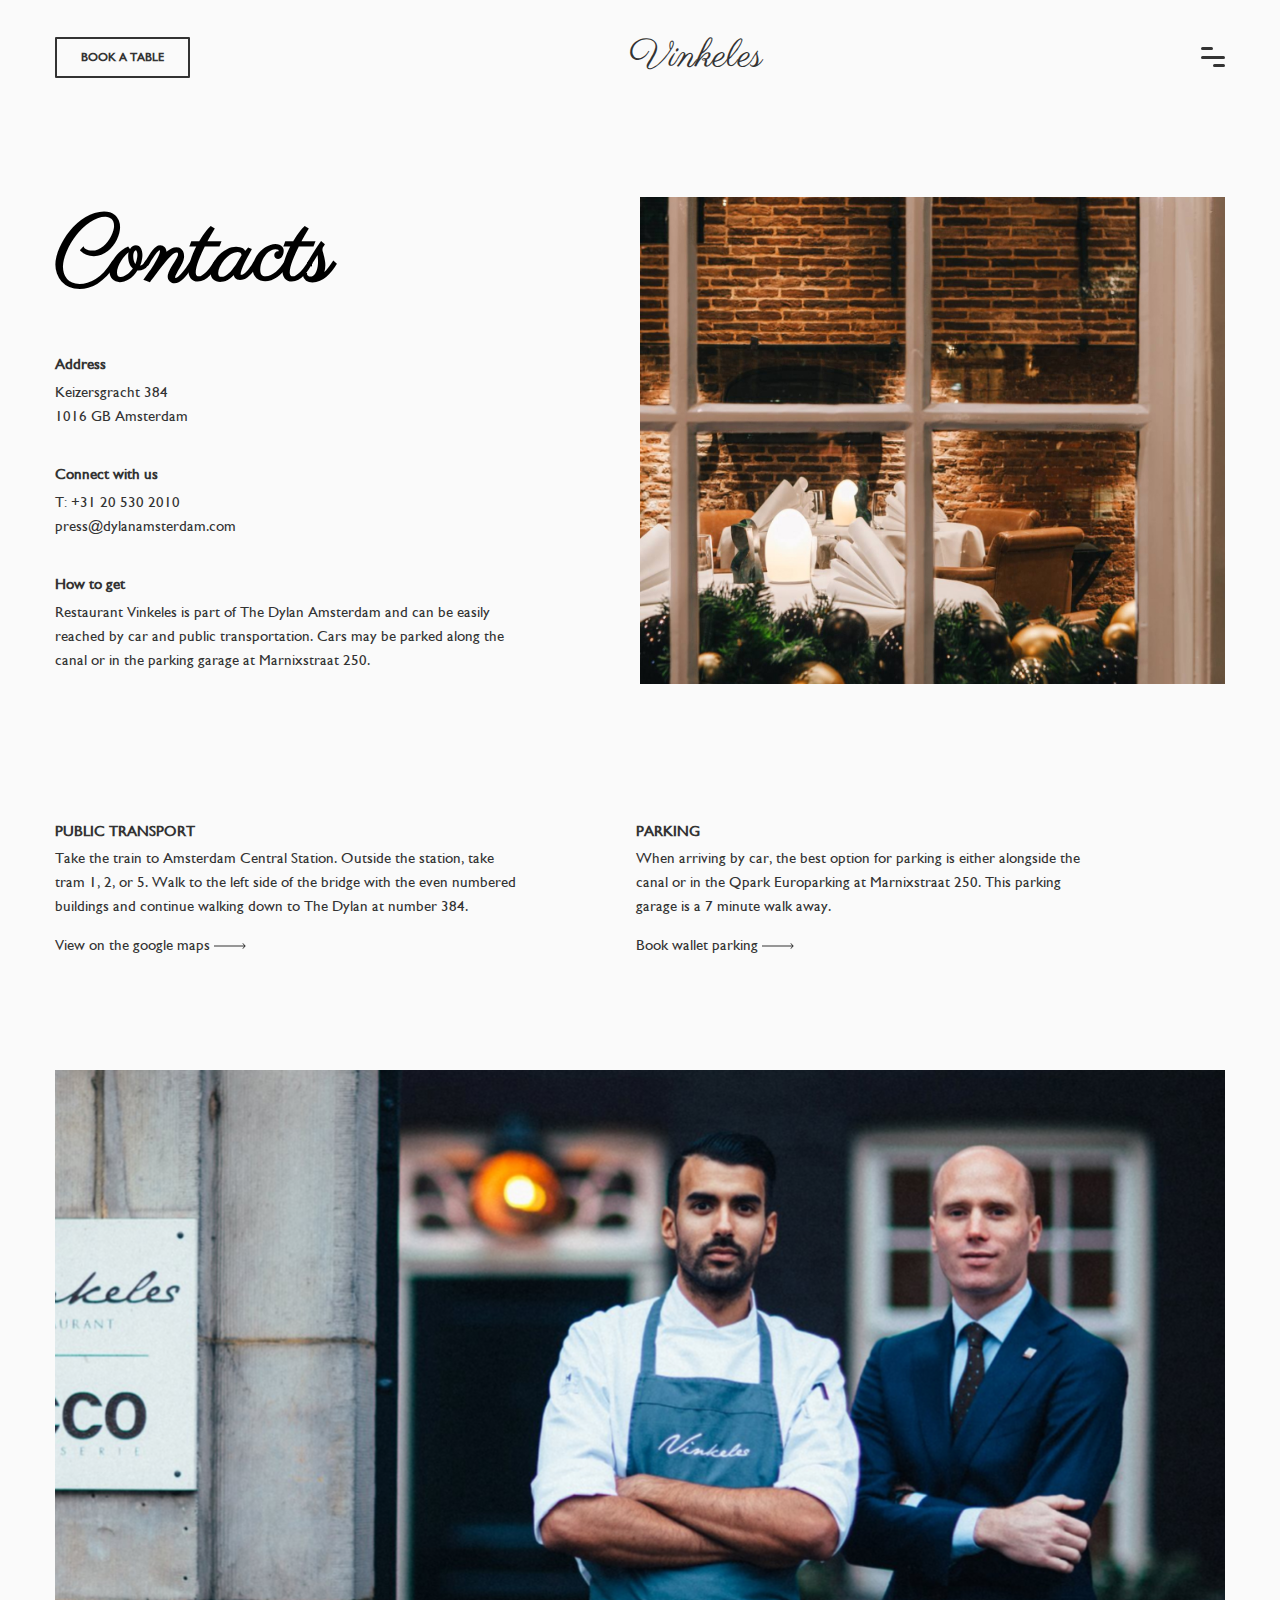
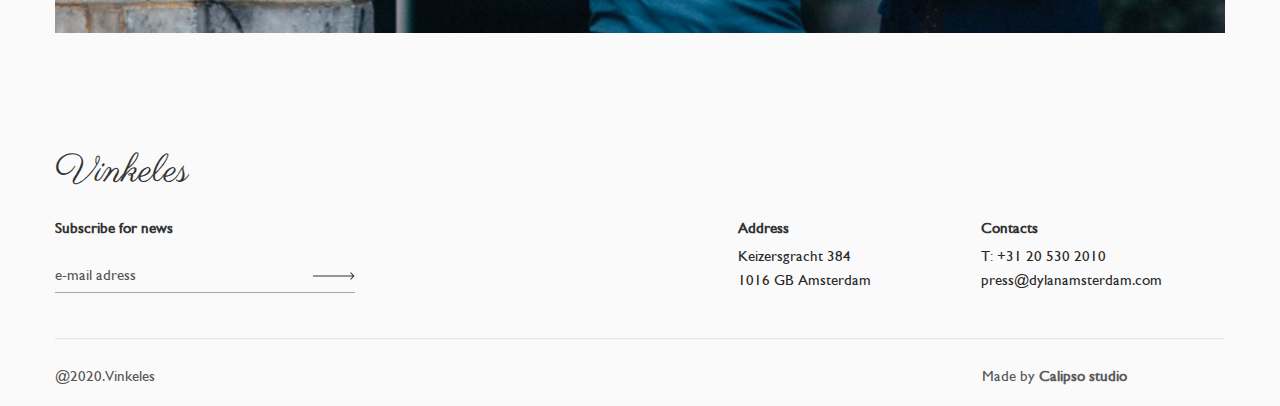
<file: contacts.html>
<!DOCTYPE html>
<html lang="en">

<head>
    <meta charset="UTF-8" />
    <meta name="viewport" content="width=device-width, initial-scale=1.0" />
    <title>Contacts</title>
    <link rel="stylesheet" href="css/main.css" />
    <link href="https://fonts.googleapis.com/css2?family=Parisienne&display=swap" rel="stylesheet" />
</head>

<body>
    <!-- Main -->
    <main class="main">
        <div class="main__inner">
            <div class="container">
                <nav class="main__nav" id="nav">
                    <a id="btn_modal_window" class="nav-link__btn--2" href="#">Book a table</a>
                    <a class="nav-link__logo nav-link__logo--2" href="index.html">Vinkeles</a>
                    <div id="menu-togle" class="wrapper-menu">
                        <div class="line-menu half start line-menu--2"></div>
                        <div class="line-menu line-menu--2"></div>
                        <div class="line-menu half end line-menu--2"></div>
                    </div>
                    <div class="cursor"></div>
                </nav>
            </div>
        </div>
        <!-- НАВИГАЦИЯ -->
        <div id="mobile-nav" class="mobile-nav">
            <ul class="mobile-nav__list">
                <li class="mobile-nav__item"><a href="menu.html" class="mobile-nav__link"><span>Menu</span></li>
                <li class="mobile-nav__item"><a href="restaurant.html"
                        class="mobile-nav__link"><span>Restaurant</span></a></li>
                <li class="mobile-nav__item"><a href="index.html" class="mobile-nav__link"><span>About</span></a></li>
                <li class="mobile-nav__item"><a href="#" class="mobile-nav__link"><span>Contacts</span></a>
                </li>
            </ul>
        </div>
        <!-- // НАВИГАЦИЯ -->
    </main>
    <!-- /.Main -->
    <section class="contacts">
        <div class="container">
            <div class="contacts__inner">
                <div class="contacts__col contacts__col--1">
                    <h1 class="contacts__header">Contacts</h1>
                    <div class="address">
                        <div class="address__title">Address</div>
                        <div class="address__text">Keizersgracht 384<br>
                            1016 GB Amsterdam</div>
                    </div>
                    <div class="address">
                        <div class="address__title">Connect with us</div>
                        <a class="address__text" href="tel:+79999999999">T: +31 20 530 2010</a><br>
                        <a class="address__text" href="mailto:ask@htmlbook.ru">press@dylanamsterdam.com</a>
                    </div>
                    <div class="address">
                        <div class="address__title">How to get</div>
                        <div class="address__text">Restaurant Vinkeles is part of The Dylan Amsterdam and can be
                            easily
                            reached by car and public transportation. Cars may be parked along the canal or in the
                            parking
                            garage at Marnixstraat 250.</div>
                    </div>
                </div>
                <div class="contacts__col contacts__col--2">
                    <img class="contacts__photo--1" src="./img/contacts_1.jpg" alt="contacts__photo">
                </div>
                <div class="transport__inner">
                    <div class="transport__col transport__col--1">
                        <div class="address__title">PUBLIC TRANSPORT</div>
                        <div class="address__text">Take the train to Amsterdam Central Station. Outside the station,
                            take tram 1, 2, or 5. Walk to the left side of the bridge with the even numbered buildings
                            and continue walking down to The Dylan at number 384.</div>
                        <a class="address__link" href="#">View on the google maps
                            <svg class="arrow" width="32" height="8" viewBox="0 0 42 8"
                                xmlns="http://www.w3.org/2000/svg">
                                <path
                                    d="M41.3536 4.35355C41.5488 4.15829 41.5488 3.84171 41.3536 3.64645L38.1716 0.464466C37.9763 0.269204 37.6597 0.269204 37.4645 0.464466C37.2692 0.659728 37.2692 0.976311 37.4645 1.17157L40.2929 4L37.4645 6.82843C37.2692 7.02369 37.2692 7.34027 37.4645 7.53553C37.6597 7.7308 37.9763 7.7308 38.1716 7.53553L41.3536 4.35355ZM0 4.5H41V3.5H0V4.5Z"
                                    fill="#333333" />
                            </svg>
                        </a>
                    </div>
                    <div class="transport__col transport__col--2">
                        <div class="address__title">PARKING</div>
                        <div class="address__text">When arriving by car, the best option for parking is either alongside
                            the canal or in the Qpark Europarking at Marnixstraat 250. This parking garage is a 7 minute
                            walk away.</div>
                        <div class="address__link">
                            <a class="address__link" href="#">Book wallet parking
                                <svg class="arrow" width="32" height="8" viewBox="0 0 42 8"
                                    xmlns="http://www.w3.org/2000/svg">
                                    <path
                                        d="M41.3536 4.35355C41.5488 4.15829 41.5488 3.84171 41.3536 3.64645L38.1716 0.464466C37.9763 0.269204 37.6597 0.269204 37.4645 0.464466C37.2692 0.659728 37.2692 0.976311 37.4645 1.17157L40.2929 4L37.4645 6.82843C37.2692 7.02369 37.2692 7.34027 37.4645 7.53553C37.6597 7.7308 37.9763 7.7308 38.1716 7.53553L41.3536 4.35355ZM0 4.5H41V3.5H0V4.5Z"
                                        fill="#333333" />
                                </svg></a>
                        </div>
                    </div>
                </div>
            </div>
    </section>
    <section class="contacts__bigphoto">
        <div class="container">
            <div class="contacts__bigphoto--img">
            </div>
        </div>
    </section>
    <section class="footer">
        <div class="container">
            <a class="footer__logo" href="index.html">Vinkeles</a>
            <div class="footer__inner">

                <div class="footer__col footer__col--1">
                    <div class="footer__news">
                        <a href="#">
                            <div class="footer__news--title">Subscribe for news</div>
                            <div class="footer__news--subtitle">
                                <div class="footer__news--link">e-mail adress</div>
                                <svg class="arrow" width="42" height="8" viewBox="0 0 42 8"
                                    xmlns="http://www.w3.org/2000/svg">
                                    <path
                                        d="M41.3536 4.35355C41.5488 4.15829 41.5488 3.84171 41.3536 3.64645L38.1716 0.464466C37.9763 0.269204 37.6597 0.269204 37.4645 0.464466C37.2692 0.659728 37.2692 0.976311 37.4645 1.17157L40.2929 4L37.4645 6.82843C37.2692 7.02369 37.2692 7.34027 37.4645 7.53553C37.6597 7.7308 37.9763 7.7308 38.1716 7.53553L41.3536 4.35355ZM0 4.5H41V3.5H0V4.5Z"
                                        fill="#333333" />
                                </svg>
                            </div>
                        </a>
                    </div>
                </div>
                <div class="footer__col footer__col--2">
                    <div class="footer__col subcol--1">
                        <div class="address">
                            <div class="address__title">Address</div>
                            <div class="address__subtitle">Keizersgracht 384<br>
                                1016 GB Amsterdam</div>
                        </div>
                    </div>
                    <div class="footer__col subcol--2">
                        <div class="footer__contacts">
                            <div class="footer__contacts--title">Contacts</div>
                            <a class="footer__contacts--number" href="tel:+79999999999">T: +31 20 530 2010</a>
                            <a class="footer__contacts--mail" href="mailto:ask@htmlbook.ru">press@dylanamsterdam.com</a>
                        </div>
                    </div>
                </div>
            </div>
        </div>
    </section>
    <section class="subfooter">
        <div class="container">
            <hr class="footerline">
            <div class="subfooter__inner">
                <div class="subfooter__col">
                    <div class="subfooter__privacy">@2020.Vinkeles</div>
                </div>
                <div class="subfooter__col">
                    <div class="subfooter__col--1">
                    </div>
                    <div class="subfooter__col--2">
                        <div class="subfooter__author">Made by <a class="author" href="#">Calipso studio</a>
                        </div>
                    </div>
                </div>
            </div>
        </div>
    </section>
    <!-- Book a table -->
    <div id="my_modal" class="modal">
        <div class="modal_content">
            <div class="close_modal_window">
                <svg version="1.1" id="Capa_1" xmlns="http://www.w3.org/2000/svg"
                    xmlns:xlink="http://www.w3.org/1999/xlink" x="0px" y="0px" viewBox="0 0 409.806 409.806" width=14px
                    style="enable-background:new 0 0 409.806 409.806;" xml:space="preserve">
                    <path d="M228.929,205.01L404.596,29.343c6.78-6.548,6.968-17.352,0.42-24.132c-6.548-6.78-17.352-6.968-24.132-0.42
                                c-0.142,0.137-0.282,0.277-0.42,0.42L204.796,180.878L29.129,5.21c-6.78-6.548-17.584-6.36-24.132,0.42
                                c-6.388,6.614-6.388,17.099,0,23.713L180.664,205.01L4.997,380.677c-6.663,6.664-6.663,17.468,0,24.132
                                c6.664,6.662,17.468,6.662,24.132,0l175.667-175.667l175.667,175.667c6.78,6.548,17.584,6.36,24.132-0.42
                                c6.387-6.614,6.387-17.099,0-23.712L228.929,205.01z" />
                </svg></div>
            <div class="modal__title">Reserve a table</div>
            <!-- <div class="modal__subtitle">Choose the date and the number of people for coming.</div> -->
            <form>
                <div class="form__group">
                    <input class="form__input" type="text" id="name" placeholder="Name">
                </div>
                <div class="form__group">
                    <input class="form__input" type="tel" id="tel" placeholder="Phone number">
                </div>
                <div class="form__special">
                    <div class="form__group form__group--2">
                        <input class="form__input" type="datetime" id="date" placeholder="Date">
                    </div>
                    <div class="form__group form__group--2">
                        <input class="form__input" type="number" id="people" placeholder="People">
                    </div>
                </div>
                <div class="form__group">
                    <textarea class="form__input" name="input-text" id="input-text"
                        placeholder="Wishes for the table"></textarea>
                </div>
                <div class="text-left">
                    <button class="btn btn__contact" type="submit">reserve</button>
                </div>
            </form>
        </div>
    </div><!-- /.contact -->
    </div><!-- /.modal__dialog -->
    </div><!-- /.modal -->
    <!-- /.Book a table -->

    <script>
        (function () {

            const link = document.querySelectorAll('a');
            const cursor = document.querySelector('.cursor');

            const animateit = function (e) {
                const span = this.querySelector('span');
                const {
                    offsetX: x,
                    offsetY: y
                } = e, {
                    offsetWidth: width,
                    offsetHeight: height
                } = this,

                move = 25,
                    xMove = x / width * (move * 2) - move,
                    yMove = y / height * (move * 2) - move;
            };

            const editCursor = e => {
                const {
                    clientX: x,
                    clientY: y
                } = e;
                cursor.style.left = x + 'px';
                cursor.style.top = y + 'px';
            };

            link.forEach(b => b.addEventListener('mousemove', animateit));
            link.forEach(b => b.addEventListener('mouseleave', animateit));
            window.addEventListener('mousemove', editCursor);

        })();
    </script>
    <script src="js/style.js"></script>
</body>

</html>
</file>
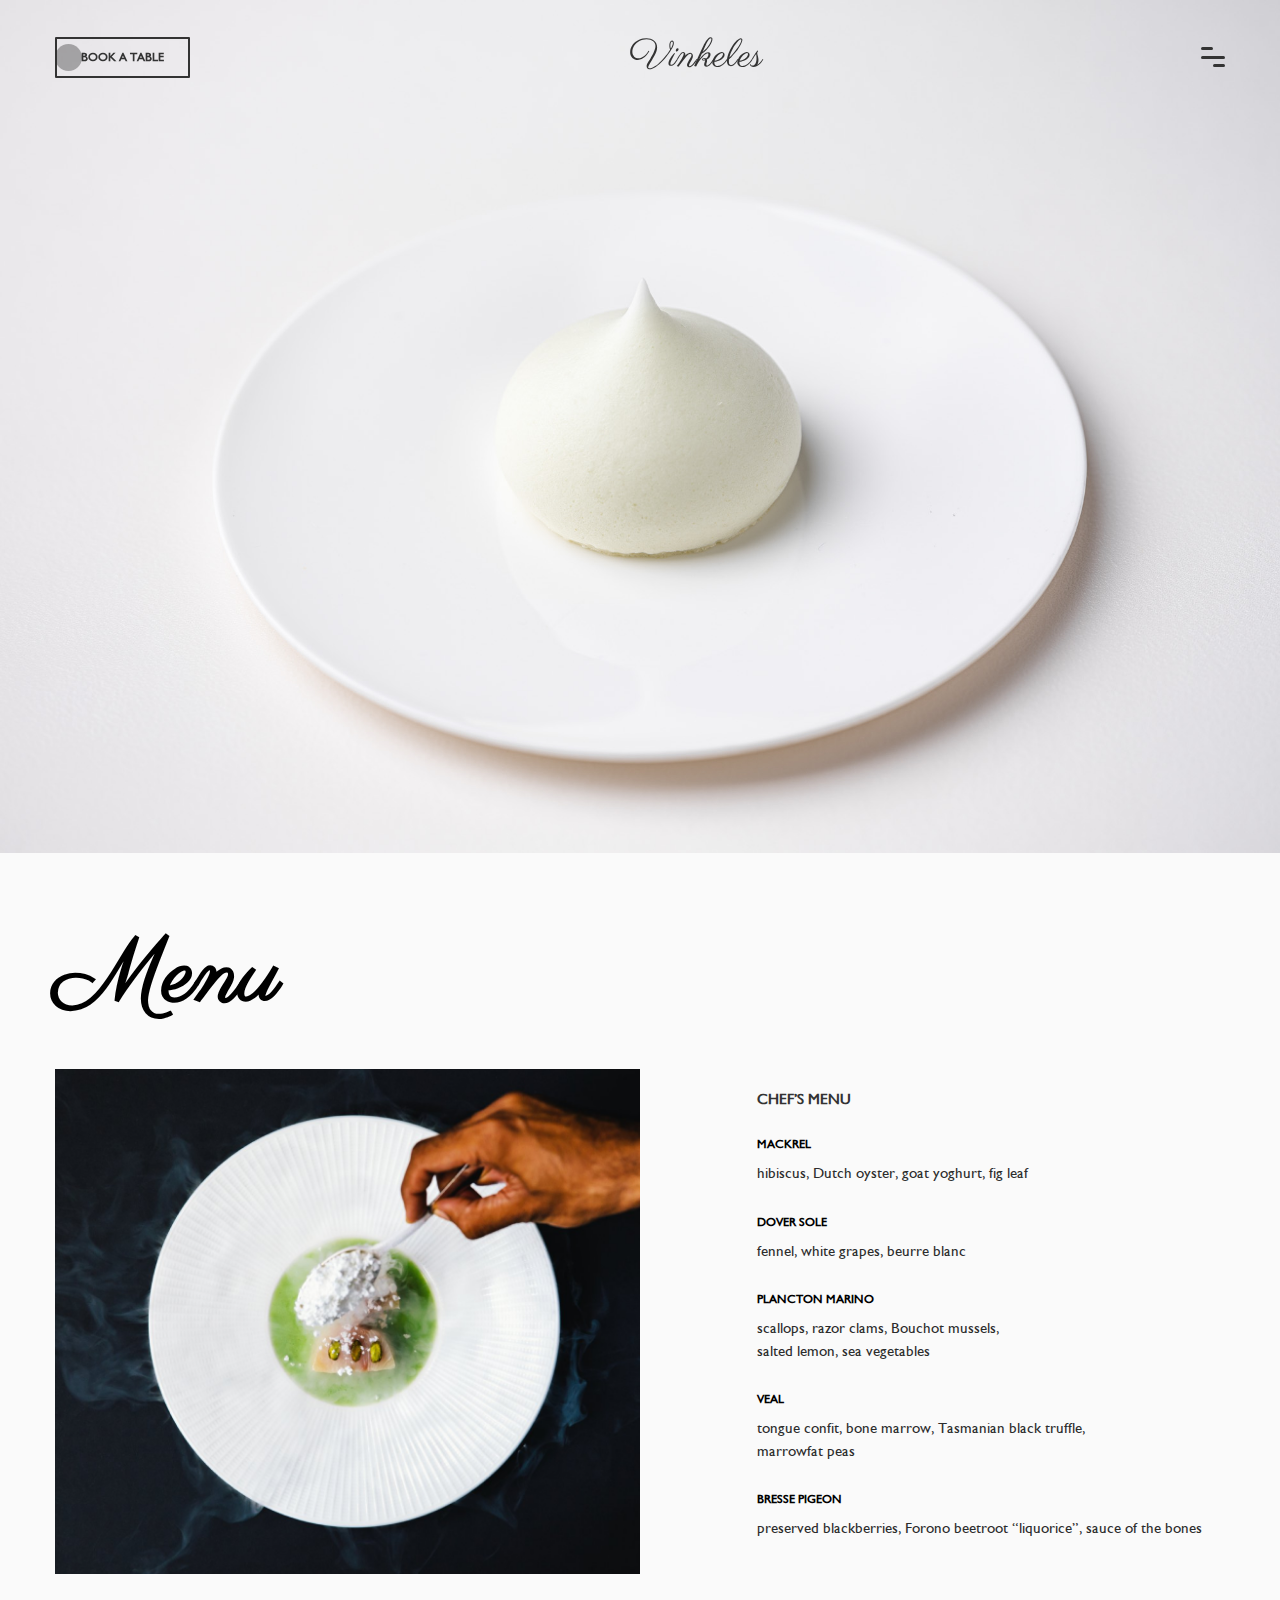
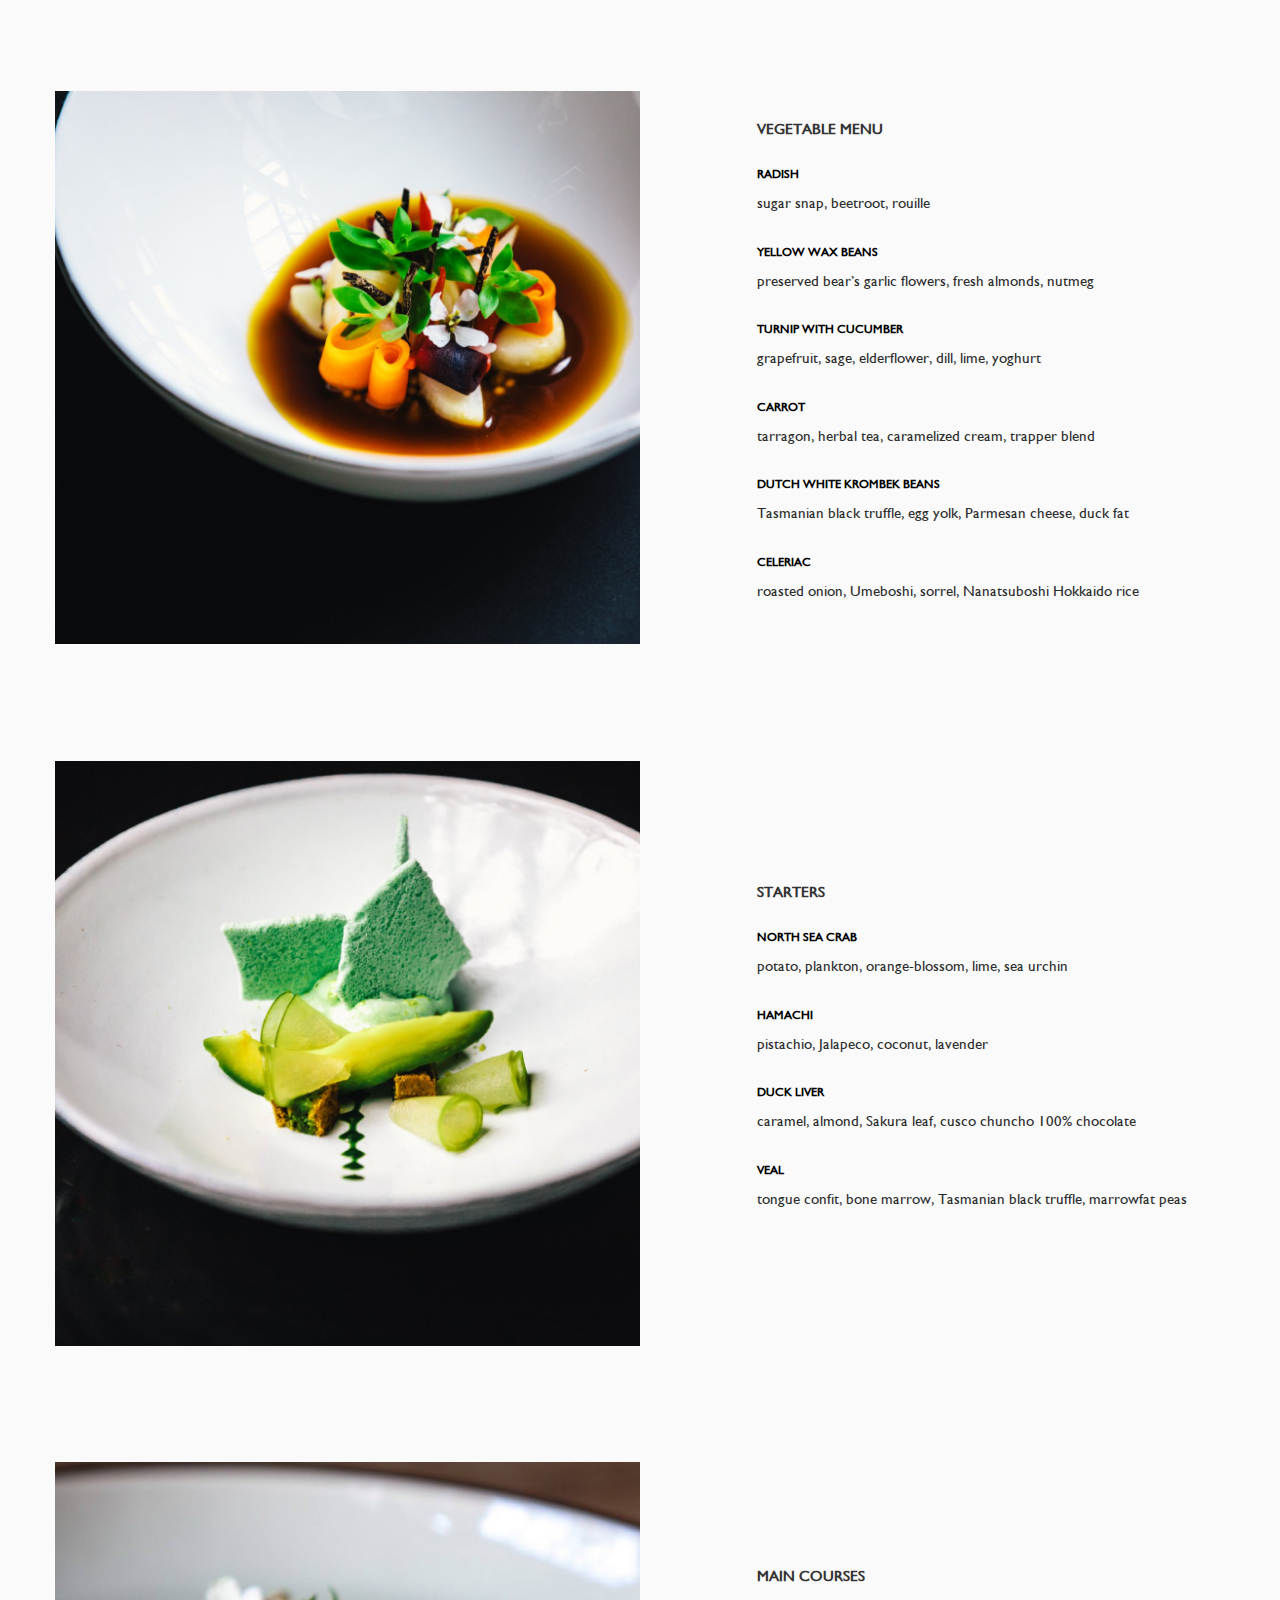
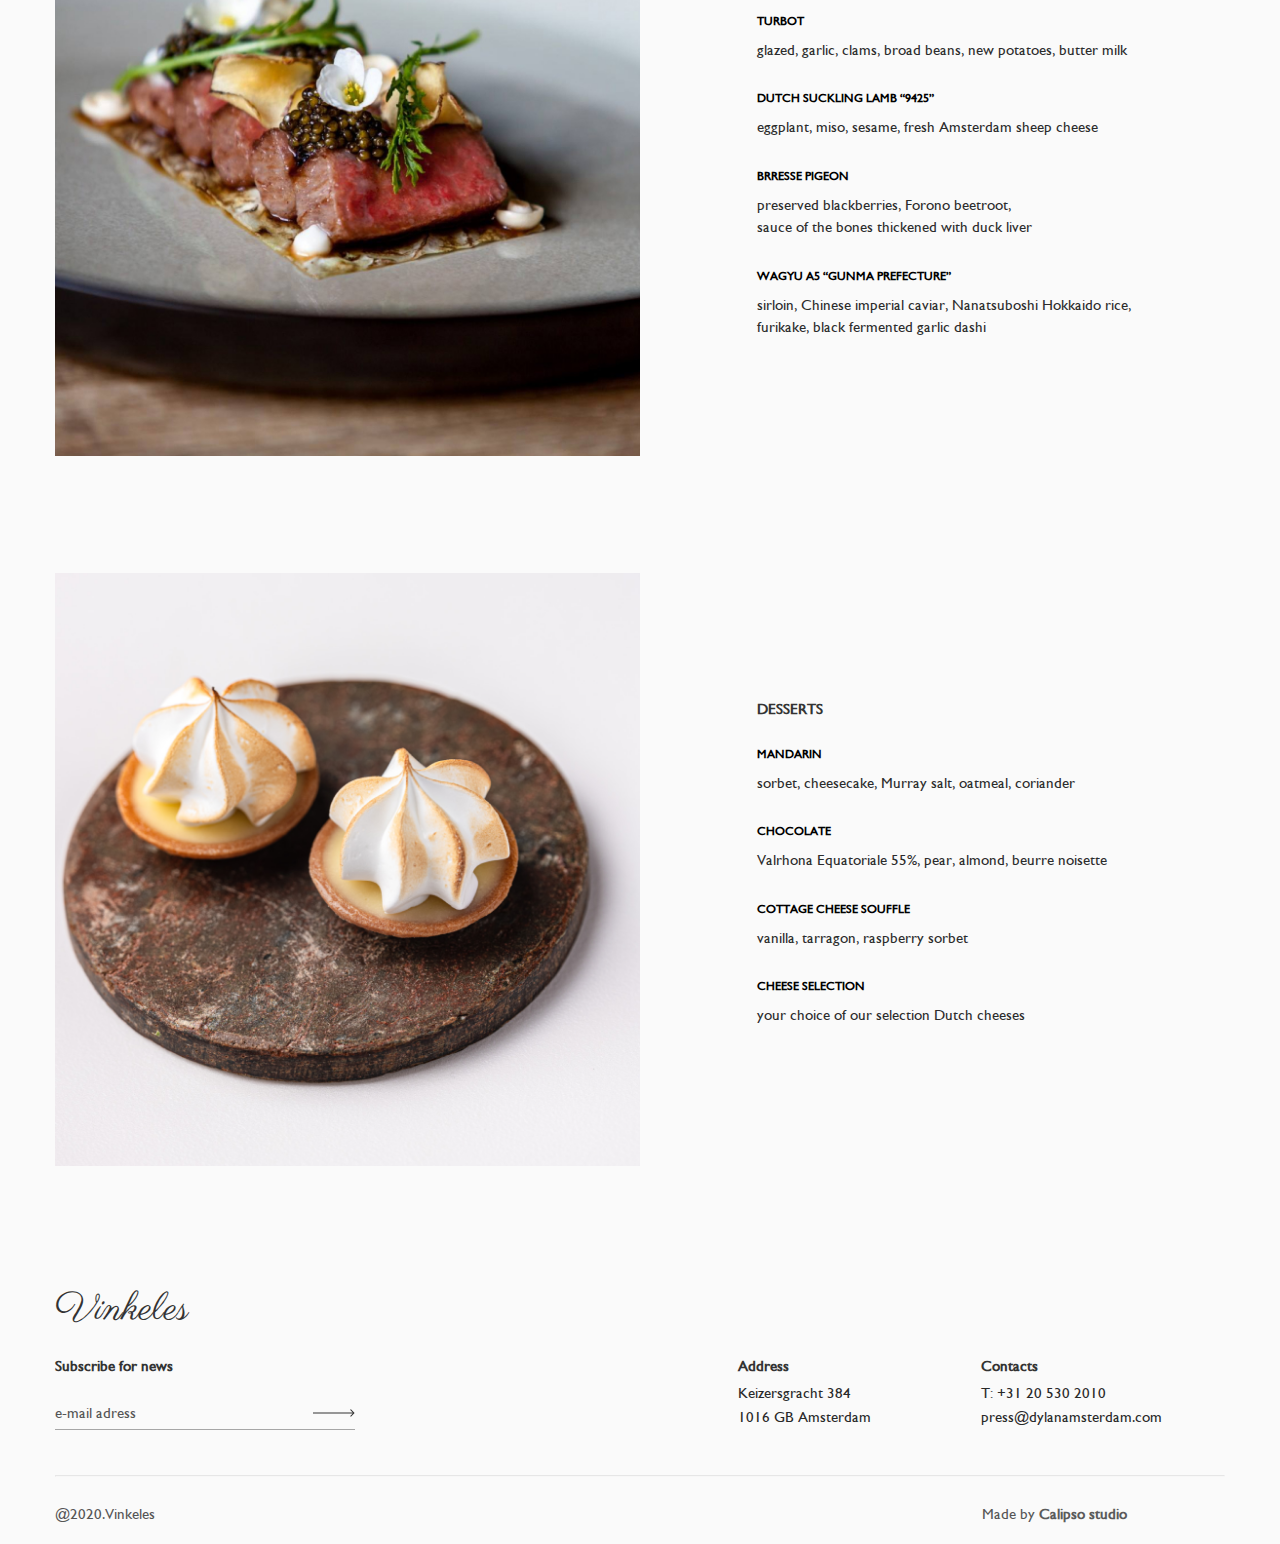
<file: menu.html>
<!DOCTYPE html>
<html lang="en">

<head>
    <meta charset="UTF-8" />
    <meta name="viewport" content="width=device-width, initial-scale=1.0" />
    <title>Menu</title>
    <link rel="stylesheet" href="css/main.css" />
    <link href="https://fonts.googleapis.com/css2?family=Parisienne&display=swap" rel="stylesheet" />
</head>

<body>
    <!-- Header -->
    <header id="header" class="header">
        <img src="./img/menu__main.jpg" alt="">
        <div class="header__inner">
            <div class="container">
                <nav class="main__nav" id="nav">

                    <a id="btn_modal_window" class="nav-link__btn--2" href="#">Book a table</a>
                    <a class="nav-link__logo nav-link__logo--2" href="index.html">Vinkeles</a>
                    <div id="menu-togle" class="wrapper-menu">
                        <div class="line-menu half start line-menu--2"></div>
                        <div class="line-menu line-menu--2"></div>
                        <div class="line-menu half end line-menu--2"></div>
                    </div>
                    <div class="cursor"></div>
                </nav>
            </div>
        </div>
        <!-- НАВИГАЦИЯ -->
        <div id="mobile-nav" class="mobile-nav">
            <ul class="mobile-nav__list">
                <li class="mobile-nav__item"><a href="menu.html" class="mobile-nav__link"><span>Menu</span></li>
                <li class="mobile-nav__item"><a href="restaurant.html"
                        class="mobile-nav__link"><span>Restaurant</span></a></li>
                <li class="mobile-nav__item"><a href="index.html" class="mobile-nav__link"><span>About</span></a></li>
                <li class="mobile-nav__item"><a href="contacts.html" class="mobile-nav__link"><span>Contacts</span></a>
                </li>
            </ul>
        </div>
        <!-- // НАВИГАЦИЯ -->
    </header>
    <!-- /.Header -->
    <!-- Menu -->
    <section class="menu">
        <div class="container">
            <h1 class="menu__header">Menu</h1>
            <div class="menu__inner">
                <div class="menu__col menu__col-1">
                    <div class="menu__img"><img src="./img/chef__photo.png" alt=""></div>
                </div>
                <div class="menu__col menu__col-2">
                    <div class="header-menu">CHEF’S MENU</div>
                    <div class="menu-text">
                        <div class="title-menu">MACKREL</div>
                        <div class="subtitle-menu">hibiscus, Dutch oyster, goat yoghurt, fig leaf</div>
                    </div>
                    <div class="menu-text">
                        <div class="title-menu">DOVER SOLE</div>
                        <div class="subtitle-menu">fennel, white grapes, beurre blanc</div>
                    </div>
                    <div class="menu-text">
                        <div class="title-menu">PLANCTON MARINO</div>
                        <div class="subtitle-menu">scallops, razor clams, Bouchot mussels,<br>
                            salted lemon, sea vegetables</div>
                    </div>
                    <div class="menu-text">
                        <div class="title-menu">VEAL</div>
                        <div class="subtitle-menu"> tongue confit, bone marrow, Tasmanian black truffle,
                            <br>marrowfat
                            peas
                        </div>
                    </div>
                    <div class="menu-text">
                        <div class="title-menu"> BRESSE PIGEON</div>
                        <div class="subtitle-menu"> preserved blackberries, Forono beetroot “liquorice”,
                            sauce
                            of
                            the
                            bones
                        </div>
                    </div>
                </div>

                <div class="menu__col menu__col-1">
                    <div class="menu__img"><img src="./img/vegetables__menu.png" alt=""></div>
                </div>
                <div class="menu__col menu__col-2">
                    <div class="header-menu">VEGETABLE MENU</div>
                    <div class="menu-text">
                        <div class="title-menu">RADISH</div>
                        <div class="subtitle-menu">sugar snap, beetroot, rouille</div>
                    </div>
                    <div class="menu-text">
                        <div class="title-menu">YELLOW WAX BEANS</div>
                        <div class="subtitle-menu">preserved bear’s garlic flowers, fresh almonds, nutmeg
                        </div>
                    </div>
                    <div class="menu-text">
                        <div class="title-menu">TURNIP WITH CUCUMBER</div>
                        <div class="subtitle-menu">grapefruit, sage, elderflower, dill, lime, yoghurt</div>
                    </div>
                    <div class="menu-text">
                        <div class="title-menu">CARROT</div>
                        <div class="subtitle-menu">tarragon, herbal tea, caramelized cream, trapper blend
                        </div>
                    </div>
                    <div class="menu-text">
                        <div class="title-menu">DUTCH WHITE KROMBEK BEANS</div>
                        <div class="subtitle-menu">Tasmanian black truffle, egg yolk, Parmesan cheese, duck
                            fat
                        </div>
                    </div>
                    <div class="menu-text">
                        <div class="title-menu">CELERIAC</div>
                        <div class="subtitle-menu">roasted onion, Umeboshi, sorrel, Nanatsuboshi Hokkaido
                            rice
                        </div>
                    </div>
                </div>
                <div class="menu__col menu__col-1">
                    <div class="menu__img"><img src="./img/starters__photo.jpg" alt=""></div>
                </div>
                <div class="menu__col menu__col-2">
                    <div class="header-menu">STARTERS</div>
                    <div class="menu-text">
                        <div class="title-menu">NORTH SEA CRAB</div>
                        <div class="subtitle-menu">potato, plankton, orange-blossom, lime, sea urchin</div>
                    </div>
                    <div class="menu-text">
                        <div class="title-menu">HAMACHI</div>
                        <div class="subtitle-menu">pistachio, Jalapeño, coconut, lavender</div>
                    </div>
                    <div class="menu-text">
                        <div class="title-menu">DUCK LIVER</div>
                        <div class="subtitle-menu">caramel, almond, Sakura leaf, cusco chuncho 100%
                            chocolate
                        </div>
                    </div>
                    <div class="menu-text">
                        <div class="title-menu">VEAL</div>
                        <div class="subtitle-menu">tongue confit, bone marrow, Tasmanian black truffle,
                            marrowfat
                            peas
                        </div>
                    </div>
                </div>
                <div class="menu__col menu__col-1">
                    <div class="menu__img"><img src="./img/main__course.jpg" alt=""></div>
                </div>
                <div class="menu__col menu__col-2">
                    <div class="header-menu">MAIN COURSES</div>
                    <div class="menu-text">
                        <div class="title-menu">TURBOT</div>
                        <div class="subtitle-menu">glazed, garlic, clams, broad beans, new potatoes, butter
                            milk
                        </div>
                    </div>
                    <div class="menu-text">
                        <div class="title-menu">DUTCH SUCKLING LAMB “9425”</div>
                        <div class="subtitle-menu">eggplant, miso, sesame, fresh Amsterdam sheep cheese
                        </div>
                    </div>
                    <div class="menu-text">
                        <div class="title-menu">BRRESSE PIGEON</div>
                        <div class="subtitle-menu">preserved blackberries, Forono beetroot,<br>
                            sauce of the bones thickened with duck liver
                        </div>
                    </div>
                    <div class="menu-text">
                        <div class="title-menu">WAGYU A5 “GUNMA PREFECTURE”</div>
                        <div class="subtitle-menu"> sirloin, Chinese imperial caviar, Nanatsuboshi Hokkaido
                            rice,<br>
                            furikake, black fermented garlic dashi
                        </div>
                    </div>
                </div>
                <div class="menu__col menu__col-1">
                    <div class="menu__img"><img src="./img//desserts__dish.png" alt=""></div>
                </div>
                <div class="menu__col menu__col-2">
                    <div class="header-menu">DESSERTS</div>
                    <div class="menu-text">
                        <div class="title-menu">MANDARIN</div>
                        <div class="subtitle-menu">sorbet, cheesecake, Murray salt, oatmeal, coriander</div>
                    </div>
                    <div class="menu-text">
                        <div class="title-menu">CHOCOLATE</div>
                        <div class="subtitle-menu">Valrhona Equatoriale 55%, pear, almond, beurre noisette
                        </div>
                    </div>
                    <div class="menu-text">
                        <div class="title-menu">COTTAGE CHEESE SOUFFLE</div>
                        <div class="subtitle-menu">vanilla, tarragon, raspberry sorbet
                        </div>
                    </div>
                    <div class="menu-text">
                        <div class="title-menu">CHEESE SELECTION</div>
                        <div class="subtitle-menu">your choice of our selection Dutch cheeses
                        </div>
                    </div>
                </div>
    </section>
    <!-- Menu -->
    <!-- /.Main -->
    <!-- Footer -->
    <section class="footer">
        <div class="container">
            <a class="footer__logo" href="index.html">Vinkeles</a>
            <div class="footer__inner">

                <div class="footer__col footer__col--1">
                    <div class="footer__news">
                        <a href="#">
                            <div class="footer__news--title">Subscribe for news</div>
                            <div class="footer__news--subtitle">
                                <div class="footer__news--link">e-mail adress</div>
                                <svg class="arrow" width="42" height="8" viewBox="0 0 42 8"
                                    xmlns="http://www.w3.org/2000/svg">
                                    <path
                                        d="M41.3536 4.35355C41.5488 4.15829 41.5488 3.84171 41.3536 3.64645L38.1716 0.464466C37.9763 0.269204 37.6597 0.269204 37.4645 0.464466C37.2692 0.659728 37.2692 0.976311 37.4645 1.17157L40.2929 4L37.4645 6.82843C37.2692 7.02369 37.2692 7.34027 37.4645 7.53553C37.6597 7.7308 37.9763 7.7308 38.1716 7.53553L41.3536 4.35355ZM0 4.5H41V3.5H0V4.5Z"
                                        fill="#333333" />
                                </svg>
                            </div>
                        </a>
                    </div>
                </div>
                <div class="footer__col footer__col--2">
                    <div class="footer__col subcol--1">
                        <div class="address">
                            <div class="address__title">Address</div>
                            <div class="address__subtitle">Keizersgracht 384<br>
                                1016 GB Amsterdam</div>
                        </div>
                    </div>
                    <div class="footer__col subcol--2">
                        <div class="footer__contacts">
                            <div class="footer__contacts--title">Contacts</div>
                            <a class="footer__contacts--number" href="tel:+79999999999">T: +31 20 530
                                2010</a>
                            <a class="footer__contacts--mail" href="mailto:ask@htmlbook.ru">press@dylanamsterdam.com</a>
                        </div>
                    </div>
                </div>
            </div>
        </div>
    </section>
    <section class="subfooter">
        <div class="container">
            <hr class="footerline">
            <d class="subfooter__inner">
                <div class="subfooter__col">
                    <div class="subfooter__privacy">@2020.Vinkeles</div>
                </div>
                <div class="subfooter__col">
                    <div class="subfooter__col--1">
                    </div>
                    <div class="subfooter__col--2">
                        <div class="subfooter__author">Made by <a class="author" href="#">Calipso studio</a>
                        </div>
                    </div>
                </div>
    </section>
    <!-- Book a table -->
    <div id="my_modal" class="modal">
        <div class="modal_content">
            <div class="close_modal_window">
                <svg version="1.1" id="Capa_1" xmlns="http://www.w3.org/2000/svg"
                    xmlns:xlink="http://www.w3.org/1999/xlink" x="0px" y="0px" viewBox="0 0 409.806 409.806" width=14px
                    style="enable-background:new 0 0 409.806 409.806;" xml:space="preserve">
                    <path d="M228.929,205.01L404.596,29.343c6.78-6.548,6.968-17.352,0.42-24.132c-6.548-6.78-17.352-6.968-24.132-0.42
                            c-0.142,0.137-0.282,0.277-0.42,0.42L204.796,180.878L29.129,5.21c-6.78-6.548-17.584-6.36-24.132,0.42
                            c-6.388,6.614-6.388,17.099,0,23.713L180.664,205.01L4.997,380.677c-6.663,6.664-6.663,17.468,0,24.132
                            c6.664,6.662,17.468,6.662,24.132,0l175.667-175.667l175.667,175.667c6.78,6.548,17.584,6.36,24.132-0.42
                            c6.387-6.614,6.387-17.099,0-23.712L228.929,205.01z" />
                </svg></div>
            <div class="modal__title">Reserve a table</div>
            <!-- <div class="modal__subtitle">Choose the date and the number of people for coming.</div> -->
            <form>
                <div class="form__group">
                    <input class="form__input" type="text" id="name" placeholder="Name">
                </div>
                <div class="form__group">
                    <input class="form__input" type="tel" id="tel" placeholder="Phone number">
                </div>
                <div class="form__special">
                    <div class="form__group form__group--2">
                        <input class="form__input" type="datetime" id="date" placeholder="Date">
                    </div>
                    <div class="form__group form__group--2">
                        <input class="form__input" type="number" id="people" placeholder="People">
                    </div>
                </div>
                <div class="form__group">
                    <textarea class="form__input" name="input-text" id="input-text"
                        placeholder="Wishes for the table"></textarea>
                </div>
                <div class="text-left">
                    <button class="btn btn__contact" type="submit">reserve</button>
                </div>
            </form>
        </div>
    </div><!-- /.contact -->
    </div><!-- /.modal__dialog -->
    </div><!-- /.modal -->
    <!-- /.Book a table -->

    <script>
        (function () {

            const link = document.querySelectorAll('a');
            const cursor = document.querySelector('.cursor');

            const animateit = function (e) {
                const span = this.querySelector('span');
                const {
                    offsetX: x,
                    offsetY: y
                } = e, {
                    offsetWidth: width,
                    offsetHeight: height
                } = this,

                move = 25,
                    xMove = x / width * (move * 2) - move,
                    yMove = y / height * (move * 2) - move;
            };

            const editCursor = e => {
                const {
                    clientX: x,
                    clientY: y
                } = e;
                cursor.style.left = x + 'px';
                cursor.style.top = y + 'px';
            };

            link.forEach(b => b.addEventListener('mousemove', animateit));
            link.forEach(b => b.addEventListener('mouseleave', animateit));
            window.addEventListener('mousemove', editCursor);

        })();
    </script>

    <!-- /.Footer -->
    <script src="js/style.js"></script>
</body>

</html>
</file>
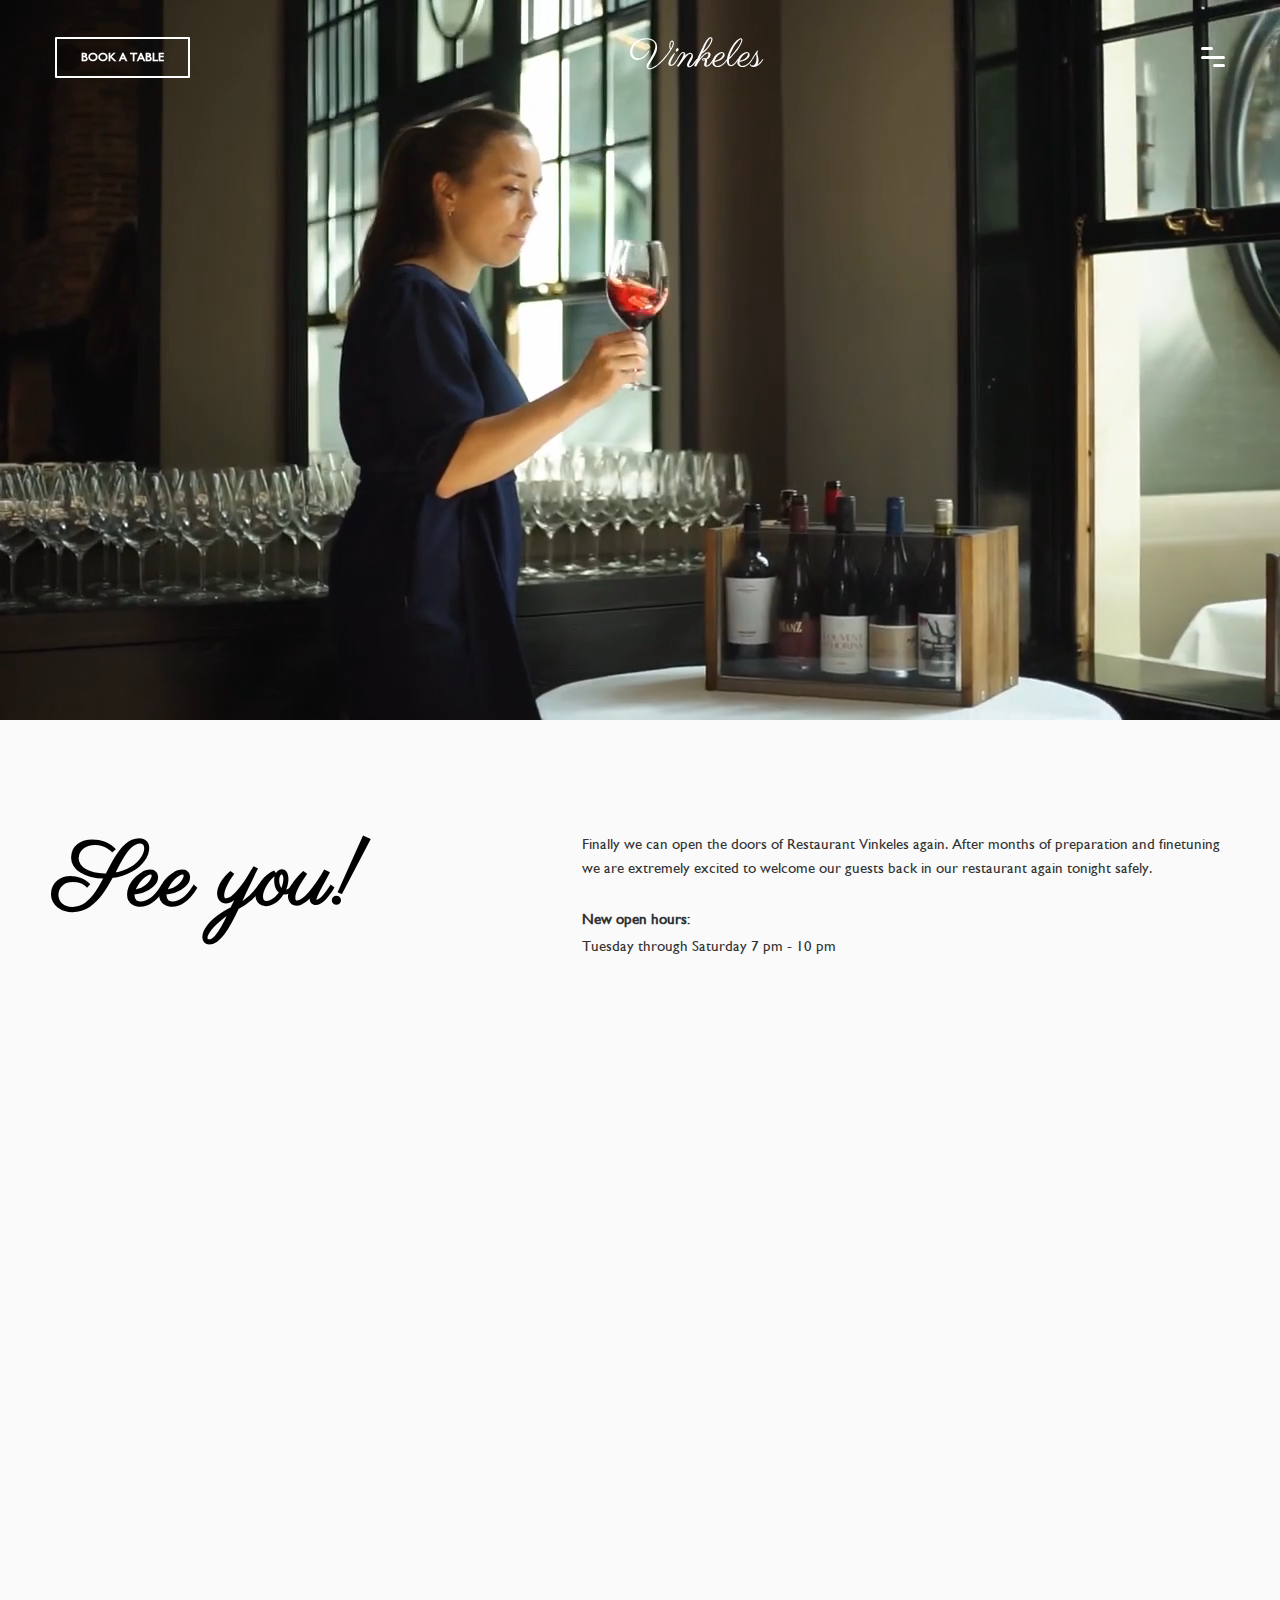
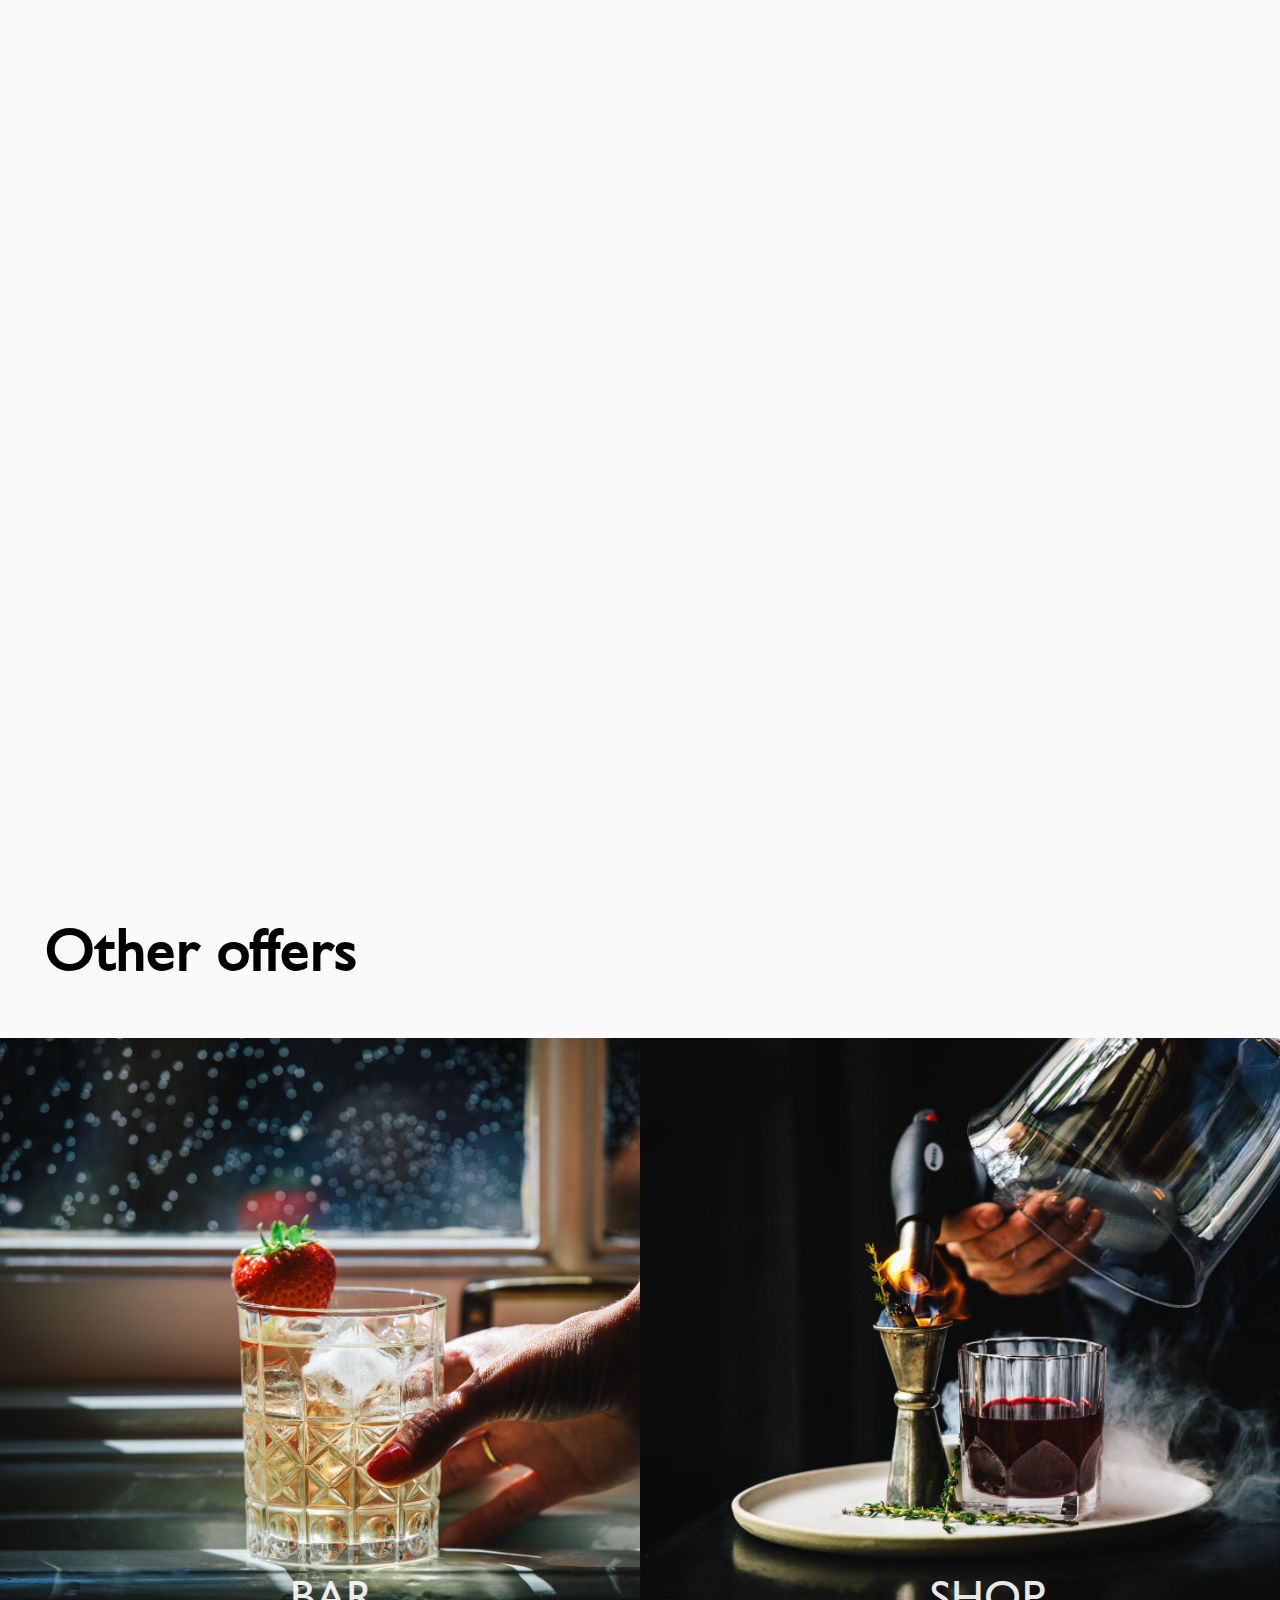
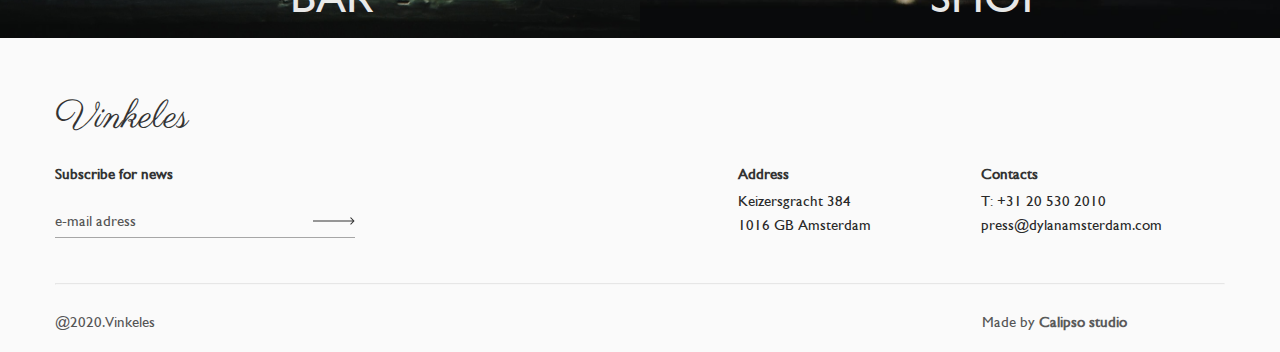
<file: restaurant.html>
<!DOCTYPE html>
<html lang="en">

<head>
    <meta charset="UTF-8">
    <meta name="viewport" content="width=device-width, initial-scale=1.0">
    <title>AboutVinkeles</title>
    <link rel="stylesheet" href="css/main.css">
    <link href="https://fonts.googleapis.com/css2?family=Parisienne&display=swap" rel="stylesheet">

</head>

<body>
    <!-- Header -->
    <header class="header">
        <div class="video">
            <video class="video__media" src="./video/restaurant__page.mp4" autoplay muted loop></video>
            <div class="header__inner">
                <div class="container">
                    <nav class="header__nav" id="nav">
                        <a id="btn_modal_window" class="nav-link__btn" href="#">Book a table</a>
                        <a class="nav-link__logo" href="index.html">Vinkeles</a>
                        <div id="menu-togle" class="wrapper-menu">
                            <div class="line-menu half start"></div>
                            <div class="line-menu"></div>
                            <div class="line-menu half end"></div>
                        </div>
                        <div class="cursor"></div>
                    </nav>
                </div>
            </div>
        </div>
        <!-- НАВИГАЦИЯ -->
        <div id="mobile-nav" class="mobile-nav">
            <ul class="mobile-nav__list">
                <li class="mobile-nav__item"><a href="menu.html" class="mobile-nav__link"><span>Menu</span></li>
                <li class="mobile-nav__item"><a href="restaurant.html"
                        class="mobile-nav__link"><span>Restaurant</span></a></li>
                <li class="mobile-nav__item"><a href="index.html" class="mobile-nav__link"><span>About</span></a></li>
                <li class="mobile-nav__item"><a href="contacts.html" class="mobile-nav__link"><span>Contacts</span></a>
                </li>
            </ul>
        </div>
        <!-- // НАВИГАЦИЯ -->
    </header>
    <!-- /.Header -->
    <section class="chapters">
        <div class="container">
            <div class="chapters__content">
                <h1 class="chapters__header">See you!</h1>
                <div class="chapters__info">
                    <div class="chapters__text">Finally we can open the doors of Restaurant Vinkeles again. After months
                        of preparation and finetuning we are extremely excited
                        to welcome our guests back in our restaurant again tonight safely.</div>
                    <div class="chapters__title">New open hours:</div>
                    <div class="chapters__text">Tuesday through Saturday
                        7 pm - 10 pm</div>
                </div>
            </div>
        </div>
        <div class="container--2">
            <div class="parallax__inner">
                <div class="parallax_3"></div>
                <div class="parallax_4"></div>
                <div class="parallax_5"></div>
            </div>
            <h2 class="chapters__header--2">Other offers</h2>
        </div>
        <div class="chapters__inner">
            <a class="chapters__col chapters__col--1" href="https://www.occo.nl/en/">
                <div class="inside-text">Bar </div>
            </a>
            <a class="chapters__col chapters__col--2" href="https://store.dylanamsterdam.com/en/">
                <div class="inside-text">Shop</div>
            </a>
        </div>
    </section>
    <section class="footer">
        <div class="container">
            <a class="footer__logo" href="index.html">Vinkeles</a>
            <div class="footer__inner">

                <div class="footer__col footer__col--1">
                    <div class="footer__news">
                        <a href="#">
                            <div class="footer__news--title">Subscribe for news</div>
                            <div class="footer__news--subtitle">
                                <div class="footer__news--link">e-mail adress</div>
                                <svg class="arrow" width="42" height="8" viewBox="0 0 42 8"
                                    xmlns="http://www.w3.org/2000/svg">
                                    <path
                                        d="M41.3536 4.35355C41.5488 4.15829 41.5488 3.84171 41.3536 3.64645L38.1716 0.464466C37.9763 0.269204 37.6597 0.269204 37.4645 0.464466C37.2692 0.659728 37.2692 0.976311 37.4645 1.17157L40.2929 4L37.4645 6.82843C37.2692 7.02369 37.2692 7.34027 37.4645 7.53553C37.6597 7.7308 37.9763 7.7308 38.1716 7.53553L41.3536 4.35355ZM0 4.5H41V3.5H0V4.5Z"
                                        fill="#333333" />
                                </svg>
                            </div>
                        </a>
                    </div>
                </div>
                <div class="footer__col footer__col--2">
                    <div class="footer__col subcol--1">
                        <div class="address">
                            <div class="address__title">Address</div>
                            <div class="address__subtitle">Keizersgracht 384<br>
                                1016 GB Amsterdam</div>
                        </div>
                    </div>
                    <div class="footer__col subcol--2">
                        <div class="footer__contacts">
                            <div class="footer__contacts--title">Contacts</div>
                            <a class="footer__contacts--number" href="tel:+79999999999">T: +31 20 530 2010</a>
                            <a class="footer__contacts--mail" href="mailto:ask@htmlbook.ru">press@dylanamsterdam.com</a>
                        </div>
                    </div>
                </div>
            </div>
        </div>
    </section>
    <section class="subfooter">
        <div class="container">
            <hr class="footerline">
            <d class="subfooter__inner">
                <div class="subfooter__col">
                    <div class="subfooter__privacy">@2020.Vinkeles</div>
                </div>
                <div class="subfooter__col">
                    <div class="subfooter__col--1">
                    </div>
                    <div class="subfooter__col--2">
                        <div class="subfooter__author">Made by <a class="author" href="#">Calipso studio</a>
                        </div>
                    </div>
                </div>
    </section>
    <!-- Book a table -->
    <div id="my_modal" class="modal">
        <div class="modal_content">
            <div class="close_modal_window">
                <svg version="1.1" id="Capa_1" xmlns="http://www.w3.org/2000/svg"
                    xmlns:xlink="http://www.w3.org/1999/xlink" x="0px" y="0px" viewBox="0 0 409.806 409.806" width=14px
                    style="enable-background:new 0 0 409.806 409.806;" xml:space="preserve">
                    <path d="M228.929,205.01L404.596,29.343c6.78-6.548,6.968-17.352,0.42-24.132c-6.548-6.78-17.352-6.968-24.132-0.42
                            c-0.142,0.137-0.282,0.277-0.42,0.42L204.796,180.878L29.129,5.21c-6.78-6.548-17.584-6.36-24.132,0.42
                            c-6.388,6.614-6.388,17.099,0,23.713L180.664,205.01L4.997,380.677c-6.663,6.664-6.663,17.468,0,24.132
                            c6.664,6.662,17.468,6.662,24.132,0l175.667-175.667l175.667,175.667c6.78,6.548,17.584,6.36,24.132-0.42
                            c6.387-6.614,6.387-17.099,0-23.712L228.929,205.01z" />
                </svg></div>
            <div class="modal__title">Reserve a table</div>
            <!-- <div class="modal__subtitle">Choose the date and the number of people for coming.</div> -->
            <form>
                <div class="form__group">
                    <input class="form__input" type="text" id="name" placeholder="Name">
                </div>
                <div class="form__group">
                    <input class="form__input" type="tel" id="tel" placeholder="Phone number">
                </div>
                <div class="form__special">
                    <div class="form__group form__group--2">
                        <input class="form__input" type="datetime" id="date" placeholder="Date">
                    </div>
                    <div class="form__group form__group--2">
                        <input class="form__input" type="number" id="people" placeholder="People">
                    </div>
                </div>
                <div class="form__group">
                    <textarea class="form__input" name="input-text" id="input-text"
                        placeholder="Wishes for the table"></textarea>
                </div>
                <div class="text-left">
                    <button class="btn btn__contact" type="submit">reserve</button>
                </div>
            </form>
        </div>
    </div><!-- /.contact -->
    </div><!-- /.modal__dialog -->
    </div><!-- /.modal -->
    <!-- /.Book a table -->

    <!-- JS -->
    <script src="js/style.js"></script>
    <script>
        (function () {

            const link = document.querySelectorAll('a');
            const cursor = document.querySelector('.cursor');

            const animateit = function (e) {
                const span = this.querySelector('span');
                const {
                    offsetX: x,
                    offsetY: y
                } = e, {
                    offsetWidth: width,
                    offsetHeight: height
                } = this,

                move = 25,
                    xMove = x / width * (move * 2) - move,
                    yMove = y / height * (move * 2) - move;
            };

            const editCursor = e => {
                const {
                    clientX: x,
                    clientY: y
                } = e;
                cursor.style.left = x + 'px';
                cursor.style.top = y + 'px';
            };

            link.forEach(b => b.addEventListener('mousemove', animateit));
            link.forEach(b => b.addEventListener('mouseleave', animateit));
            window.addEventListener('mousemove', editCursor);

        })();
    </script>
</body>

</html>
</file>
<file: css/main.css>
*{box-sizing:border-box}html{font-size:15px;cursor:none}body{cursor:none;margin:0;padding:0;font-family:"GillSansRegular";font-size:1rem;background-color:#fafafa}.body.no-scroll{overflow:hidden}img{width:100%;max-width:100%}a{text-decoration:none}p{font-size:1rem;line-height:160%}h1{margin:0;padding:0;font-family:"Parisienne";font-size:6rem}@media screen and (max-width: 800px){h1{font-size:4rem}}h2{font-family:"GillSansRegular";font-size:4rem;line-height:1.2}h3{font-family:"GillSansRegular";font-size:2rem}@font-face{font-family:"GillSansRegular";src:url("./../fonts/GillSansRegular.ttf") format("truetype");font-style:normal;font-weight:400}.header__nav{margin-top:2rem;display:flex;justify-content:space-between;align-items:center}.nav__link{color:#fff}.nav-link__logo{font-family:"Parisienne", cursive;font-size:2.625rem;align-items:center;color:#333;color:#fff}.nav-link__logo--2{font-family:"Parisienne", cursive;font-size:2.625rem;align-items:center;color:#333}.nav-link__btn{padding:0.8rem 1.6rem;border:2px solid #fff;color:#fff;text-transform:uppercase;font-size:0.8rem;border-radius:1px;letter-spacing:1;transition:0.3s;font-weight:600}.nav-link__btn:hover{background-color:rgba(255,255,255,0.4);color:#fff}.nav-link__btn--2{padding:0.5rem 1rem;border:2px solid #333}.nav-link__btn--2:hover{background-color:#fff;color:#333}.mobile-nav{cursor:pointer;z-index:100000;display:block;position:absolute;top:0;height:100%;width:100%;padding:50px;background-color:#fff;transition:transform 0.5s ease;width:600px;left:-600px}@media screen and (max-width: 800px){.mobile-nav{padding:1rem;width:300px;left:-300px}}.mobile-nav--active{transform:translateX(100%)}.mobile-nav__list{margin:0;padding:0;padding-top:10rem;text-decoration:none;list-style:none}@media screen and (max-width: 800px){.mobile-nav__list{padding-top:1rem}}.mobile-nav__item{margin-bottom:30px}@media screen and (max-width: 800px){.mobile-nav__item{margin-bottom:1rem}}.mobile-nav__link{color:#333;text-decoration:none;font-size:3rem;font-weight:900;text-transform:uppercase;font-family:"GillSansRegular"}@media screen and (max-width: 800px){.mobile-nav__link{font-size:2rem}}.mobile-nav__link:hover{color:#006d00}.main__nav{margin-top:2rem;display:flex;justify-content:space-between;align-items:center}.nav-link__logo--2{font-family:"Parisienne", cursive;font-size:2.625rem;align-items:center;color:#333;color:#333}.nav-link__btn--2{padding:0.8rem 1.6rem;border:2px solid #333;color:#333;text-transform:uppercase;font-size:0.8rem;border-radius:1px;letter-spacing:1;transition:0.3s;font-weight:600;font-family:"GillSansRegular"}.nav-link__btn--2:hover{background-color:#333;color:#fff}.wrapper-menu{top:0;right:0;width:24px;height:20px;display:flex;flex-direction:column;justify-content:space-between;cursor:pointer;transition:transform 600ms ease-out;z-index:100;position:relative}.wrapper-menu.open{transform:rotate(-45deg)}.line-menu{background-color:#fff;border-radius:100px;width:100%;height:3px}.line-menu--2{background-color:#333}.line-menu.half{width:50%}.line-menu.start{transition:transform 330ms cubic-bezier(0.54, -0.81, 0.57, 0.57);transform-origin:right}.open .line-menu.start{transform:rotate(-90deg) translateX(3px)}.line-menu.end{align-self:flex-end;transition:transform 330ms cubic-bezier(0.54, -0.81, 0.57, 0.57);transform-origin:left}.open .line-menu.end{transform:rotate(-90deg) translateX(-3px)}.container{width:100%;max-width:1200px;margin:0 auto;padding-left:1rem;padding-right:1rem}.container--2{width:100%;margin:0 auto;padding-left:3rem;padding-right:3rem}.header{background-size:cover;max-height:100vh;overflow:hidden;position:relative}.header__inner{display:flex;width:100%;height:100%;position:absolute;top:0;left:0;z-index:3}.intro{padding-top:0.5rem}.intro__inner{display:flex;justify-content:center;align-items:center;flex-wrap:wrap}.intro__title{padding-top:2rem;color:#333;width:50%}@media screen and (max-width: 600px){.intro__title{width:100%}}.intro__text{width:50%;padding-top:6.5rem;font-size:1rem;line-height:160%;color:#333;font-family:"GillSansRegular"}@media screen and (max-width: 600px){.intro__text{width:100%;padding-top:0}}.about__photo__inner{display:flex;align-items:center;justify-content:center;padding:2.5rem 0}@media screen and (max-width: 800px){.about__photo__inner{padding-bottom:1.5rem}}.about__photo--1,.about__photo--2,.about__photo--3{width:33.333%}.about__photo--1,.about__photo--2{margin-right:20px}.about__bigphoto{padding-bottom:12.5rem}.about__text__inner{display:flex;align-items:top;flex-wrap:wrap;padding-bottom:7.5rem}@media screen and (max-width: 800px){.about__text__inner{width:100%;padding-bottom:2rem}}.about__text__inner--right,.about__text__inner--left{width:50%}@media screen and (max-width: 800px){.about__text__inner--right,.about__text__inner--left{width:100%}}.team__inner{display:flex;flex-direction:row;flex-wrap:wrap;align-items:center;padding:7.5rem 0}@media screen and (max-width: 800px){.team__inner{padding:3.5rem 0}}.team__content{margin-right:6rem}.team__header{font-size:1rem;text-transform:uppercase;color:#333;font-weight:900;font-family:"GillSansRegular";padding-bottom:1rem}.team__name__title{font-size:1rem;font-weight:900;color:#333;font-family:"GillSansRegular"}.team__name__subtitle{font-weight:normal;color:#292929;font-size:1rem;line-height:160%;font-family:"GillSansRegular";margin-top:-1rem}.team__text{font-size:1rem;line-height:160%;color:#333;font-family:"GillSansRegular";padding-bottom:2rem}@media screen and (max-width: 800px){.team__text{padding-bottom:0.5rem}}.team__name{margin-right:2rem}.team__name__description{display:flex;align-items:center}.team__col--2,.team__col--1{display:inline-block;width:50%}@media screen and (max-width: 800px){.team__col--2,.team__col--1{width:100%;padding-bottom:2rem}}.Jurgen__inner{display:flex;align-items:center;justify-content:space-between;margin-bottom:7.5rem;flex-wrap:wrap}@media screen and (max-width: 600px){.Jurgen__inner{margin-bottom:3.5rem}}.Jurgen__col--1,.Jurgen__col--2{width:50%}@media screen and (max-width: 600px){.Jurgen__col--1,.Jurgen__col--2{width:100%}}@media screen and (max-width: 600px){.Jurgen__photo{width:100%;margin-bottom:1rem}}.Jurgen__col--2{padding-left:6.5rem;display:flex;flex-direction:column;float:right}@media screen and (max-width: 600px){.Jurgen__col--2{padding-left:0}}.Jurgen__smallphoto{width:322px;height:229px;margin-top:5rem}@media screen and (max-width: 600px){.Jurgen__smallphoto{display:none}}.Jurgen__text{font-size:1rem;font-weight:normal;color:#333;line-height:160%;padding-bottom:0.5rem}.Jurgen__name{font-size:1rem;font-weight:900;color:#333;float:right}@media screen and (max-width: 600px){.Jurgen__name{padding-left:0}}.Dennis__inner{display:flex;align-items:center;justify-content:space-between;margin-bottom:7.5rem;flex-wrap:wrap}@media screen and (max-width: 600px){.Dennis__inner{margin-bottom:3.5rem}}@media screen and (max-width: 600px){.Dennis__photo{width:100%;margin-bottom:1rem}}.Dennis__col--1,.Dennis__col--2{width:50%}@media screen and (max-width: 600px){.Dennis__col--1,.Dennis__col--2{width:100%}}.Dennis__col--1{padding-right:6.5rem;display:flex;flex-direction:column;float:right}@media screen and (max-width: 600px){.Dennis__col--1{order:2;padding-right:0}}@media screen and (max-width: 600px){.Dennis__col--2{order:1}}.Dennis__smallphoto{width:322px;height:229px;margin-top:5rem}@media screen and (max-width: 600px){.Dennis__smallphoto{display:none}}.Dennis__text{font-size:1rem;font-weight:normal;color:#333;line-height:160%;padding-bottom:0.5rem}.Dennis__name{font-size:1rem;font-weight:900;color:#333;float:right}.Natasya__inner{display:flex;align-items:center;justify-content:space-between;margin-bottom:7.5rem;flex-wrap:wrap}@media screen and (max-width: 600px){.Natasya__inner{margin-bottom:3.5rem}}@media screen and (max-width: 600px){.Natasya__photo{width:100%;margin-bottom:1rem}}.Natasya__col--1,.Natasya__col--2{width:50%}@media screen and (max-width: 600px){.Natasya__col--1,.Natasya__col--2{width:100%}}.Natasya__col--2{padding-left:6.5rem;display:flex;flex-direction:column;float:right}@media screen and (max-width: 600px){.Natasya__col--2{padding-left:0}}.Natasya__smallphoto{width:322px;height:229px;margin-top:5rem}@media screen and (max-width: 600px){.Natasya__smallphoto{display:none}}.Natasya__text{font-size:1rem;font-weight:normal;color:#333;line-height:160%}.Natasya__name{font-size:1rem;font-weight:900;color:#333;padding-bottom:0.5rem}.footer .footer__logo{font-family:"Parisienne", cursive;font-size:2.625rem;align-items:center;color:#333;margin-left:0}.footer__inner{display:flex;align-items:flex-start;padding-top:1.4rem;flex-wrap:wrap}@media screen and (max-width: 800px){.footer__inner{padding-top:0}}.footer__col{display:flex;width:50%;align-items:flex-start}@media screen and (max-width: 800px){.footer__col{width:100%;margin-top:2rem;justify-content:flex-start}}.footer__col--2{padding-left:6.5rem;width:50%;display:flex;align-items:center;flex-direction:row;align-items:flex-start}@media screen and (max-width: 800px){.footer__col--2{width:100%;margin-top:2rem;padding-left:0}}.footer__news--title{padding-bottom:0.5rem;font-size:1rem;font-weight:900;color:#333;font-family:"GillSansRegular"}.footer__news--link{margin-right:1rem;padding-top:1.5rem;position:relative;font-size:1rem;font-weight:400;color:#2c2c2c;opacity:0.8;font-family:"GillSansRegular"}.footer__news--link:after{content:"";display:block;padding-top:0.5rem;position:absolute;border-bottom:1px solid #292929;opacity:0.5;width:300px;margin-bottom:5rem}.footer__news--subtitle{display:flex;width:300px;align-items:center;flex-wrap:nowrap;justify-content:space-between}.arrow{margin-top:1.5rem;fill:red}.arrow:hover{fill:#333;color:red}.address__title{font-size:1rem;font-weight:900;color:#333;font-family:"GillSansRegular";padding-bottom:0.5rem}.address__subtitle{font-weight:normal;color:#292929;font-size:1rem;line-height:160%;font-family:"GillSansRegular";color:#292929}.footer__contacts--title{font-size:1rem;font-weight:900;color:#333;font-family:"GillSansRegular";padding-bottom:0.5rem}.footer__contacts--number{font-size:1rem;line-height:160%;color:#333;font-family:"GillSansRegular";color:#292929}.footer__contacts--mail{font-size:1rem;line-height:160%;color:#333;font-family:"GillSansRegular";color:#292929}.footerline{opacity:0.2}.subfooter__inner{display:flex;padding-top:1.4rem;padding-bottom:1.4rem}.subfooter__col{width:50%;display:flex}.subfooter__col--1,.subfooter__col--2{width:50%;display:flex;align-items:center;flex-direction:row;align-items:flex-start;padding-left:3.3rem}@media screen and (max-width: 800px){.subfooter__col--1,.subfooter__col--2{padding-left:0}}@media screen and (max-width: 800px){.subfooter__col--1{width:0%}}@media screen and (max-width: 800px){.subfooter__col--2{width:100%}}.subfooter__privacy{font-size:1rem;font-weight:400;color:#2c2c2c;opacity:0.8;font-family:"GillSansRegular"}.subfooter__author{font-size:1rem;font-weight:400;color:#2c2c2c;opacity:0.8;font-family:"GillSansRegular"}.author{text-decoration:none;font-size:1rem;font-weight:900;color:#333;font-family:"GillSansRegular"}.video{position:relative;padding-bottom:56.25%;z-index:1}.video__media{height:auto;width:100%;top:0;left:0;position:absolute}.main{max-height:100vh;overflow:hidden}.main__inner{display:flex;width:100%;height:100%;top:0;left:0}.menu__inner{display:flex;flex-direction:row;flex-wrap:wrap;align-items:center;justify-content:space-between}.menu__header{align-content:space-between;display:inline-block;margin:0;padding:0;padding:4rem 0 2rem 0}.menu__col{margin-bottom:7.5rem}@media screen and (max-width: 800px){.menu__col{margin-bottom:2.5rem}}.menu__col-1{width:50%}@media screen and (max-width: 800px){.menu__col-1{width:100%}}.menu__col-2{width:40%}@media screen and (max-width: 800px){.menu__col-2{width:100%}}.header-menu{font-size:1rem;text-transform:uppercase;color:#333;font-weight:900;font-family:"GillSansRegular";padding-bottom:1rem}.menu-text{padding:1rem 0 1rem 0}.title-menu{padding-bottom:0.8rem;font-size:0.8rem;font-weight:900}.subtitle-menu{line-height:150%;font-size:1rem;font-weight:400;color:#2c2c2c}.preloader{position:fixed;left:0;top:0;right:0;bottom:0;overflow:hidden;background:#e0e0e0;z-index:1001}.preloader__image{position:relative;top:50%;left:50%;width:70px;height:70px;margin-top:-35px;margin-left:-35px;text-align:center;animation:preloader-rotate 2s infinite linear}@keyframes preloader-rotate{100%{transform:rotate(360deg)}}.loaded_hiding .preloader{transition:0.3s opacity;opacity:0}.loaded .preloader{display:none}.contacts__header{margin:0;padding:0;padding-bottom:2.5rem}@media screen and (max-width: 600px){.contacts__header{text-align:center}}.contacts__inner{margin-top:7.5rem;display:flex;flex-direction:row;flex-wrap:wrap;align-content:flex-start;justify-content:space-between}@media screen and (max-width: 800px){.contacts__inner{margin-top:2.5rem}}.contacts__col--1{width:40%}@media screen and (max-width: 600px){.contacts__col--1{width:100%}}.contacts__col--2{width:50%}@media screen and (max-width: 600px){.contacts__col--2{width:100%;margin-top:0}}@media screen and (max-width: 800px){.contacts__col--2{margin-top:3rem}}.address{margin-bottom:2.5rem}.address__title{font-size:1rem;font-weight:900;color:#333;font-family:"GillSansRegular"}.address__text{line-height:150%;font-size:1rem;line-height:160%;color:#333;font-family:"GillSansRegular"}.transport__inner{margin-top:7.5rem;display:flex;flex-wrap:wrap}.transport__col{width:40%}@media screen and (max-width: 800px){.transport__col{width:100%}}.transport__col--2{margin-left:7.5rem}@media screen and (max-width: 800px){.transport__col--2{margin-top:2rem;margin-left:0}}.transport__inner{margin:7.5rem 0;display:flex;flex-direction:row;flex-wrap:wrap;align-content:flex-start;justify-content:flex-start}@media screen and (max-width: 800px){.transport__inner{margin:2.5rem 0 4.5rem 0}}.address__link{font-size:1rem;line-height:160%;color:#333;font-family:"GillSansRegular"}.address__link:hover{font-size:1rem;font-weight:400;color:#2c2c2c;opacity:0.8;font-family:"GillSansRegular"}.contacts__bigphoto--img{height:37.5rem;max-height:37.5rem;width:100%;background-image:url("./../img/contacts__bigphoto.jpg");background-repeat:no-repeat;background-position:center;margin-bottom:7.5rem}@media screen and (max-width: 800px){.contacts__bigphoto--img{margin-bottom:2.5rem}}.chapters{margin-bottom:2.5rem}.chapters__content{display:flex;margin:7.5rem 0;justify-content:space-between;align-content:flex-start;flex-wrap:wrap}@media screen and (max-width: 800px){.chapters__content{margin-bottom:2.5rem}}.chapters__header{width:40%;margin:0;padding:0;margin-top:-0.8rem}@media screen and (max-width: 800px){.chapters__header{width:100%}}.chapters__info{width:55%}@media screen and (max-width: 800px){.chapters__info{width:100%}}.chapters__title{padding-bottom:0.5rem;font-size:1rem;font-weight:900;color:#333;font-family:"GillSansRegular";padding-top:1rem}.chapters__text{display:inline-block;font-size:1rem;line-height:160%;color:#333;font-family:"GillSansRegular";padding-bottom:1rem}@media screen and (max-width: 800px){.chapters__header--2{font-size:3rem;text-align:center}}.chapters__inner{display:flex;flex-direction:row;flex-wrap:wrap;margin-bottom:3.5rem}.chapters__col{width:50%;height:600px;position:relative}.chapters__col:hover>.inside-text{opacity:90%;transition:.3s ease-in-out}.chapters__col--1{background-image:url("./../img/bar-2.jpg");background-repeat:no-repeat;background-size:cover;transition:.5s ease-in-out}@media screen and (max-width: 800px){.chapters__col--1{width:100%}}.chapters__col--1:hover{opacity:0.9}.chapters__col--2{background-image:url("./../img/shop-1.jpg");background-repeat:no-repeat;background-size:cover}@media screen and (max-width: 800px){.chapters__col--2{width:100%}}.chapters__col--2:hover{opacity:0.9}.inside-text{padding-left:50%;font-size:3rem;text-transform:uppercase;font-family:"GillSansRegular";color:#fff;position:absolute;bottom:0;display:inline-block;opacity:90%;text-align:center;padding-bottom:1rem;margin-left:-2rem}.cursor{pointer-events:none;position:fixed;padding:0.9rem;opacity:0.3;background-color:#000000;border-radius:50%;mix-blend-mode:difference;transition:transform 0.3s ease;z-index:100000}a:hover ~ .cursor{pointer-events:none;transform:translate(-50%, -50%) scale(5)}.wrapper-menu:hover ~ .cursor{transform:translate(-50%, -50%) scale(5)}span{display:inline-block;pointer-events:none}.modal{display:none;width:100%;height:100%;position:fixed;top:0;left:0;z-index:1000;background-color:rgba(0,0,0,0.5);padding:1rem;cursor:pointer}.modal__title{margin-top:-0.4rem;font-size:1.5rem;font-weight:900;text-align:center;text-transform:uppercase;letter-spacing:2}.modal__subtitle{font-weight:normal;color:#292929;font-size:1rem;line-height:160%;font-family:"GillSansRegular"}.modal_content{top:20%;left:40%;z-index:99999;position:absolute;width:400px;background-color:#fff;padding:2rem}.modal_content .close_modal_window{float:right;cursor:pointer}.close_modal_window{position:absolute;top:1.8rem;right:1.8rem;z-index:1;border:0;background:none;cursor:pointer;outline:none;transition:transform .4s linear;fill:#333;display:block}.close_modal_window:hover{transform:rotate(90deg);fill:green}.form__input{width:100%;margin-top:1rem;padding:0.8rem;color:#2c2c2c;font-size:1rem;line-height:160%;resize:none;border:1px solid #2c2c2c;opacity:0.6;font-size:1rem;line-height:160%;color:#333;font-family:"GillSansRegular"}.btn__contact{padding:1rem 0;margin-top:1rem;width:100%;font-size:1rem;text-transform:uppercase;font-weight:400;font-family:"GillSansRegular";text-transform:uppercase;background-color:#333;color:#fff;border:none}.btn__contact:hover{background-color:#fff;border:1px solid #333;color:#333;cursor:pointer}.form__special{display:flex;align-items:center;justify-content:space-between}.form__group--2{width:48%}.parallax_1{background-image:url("./../img/events.jpg");height:700px;background-attachment:fixed;background-position:center;background-repeat:no-repeat;background-size:cover}.parallax_2{background-image:url("./../img/parallax_2.jpg");height:700px;background-attachment:fixed;background-position:center;background-repeat:no-repeat;background-size:cover;margin-bottom:3.5rem}.parallax_3{background-image:url("./../img/parallax-3.jpg");height:600px;background-attachment:fixed;background-repeat:no-repeat;margin-bottom:1.5rem;width:62%;background-size:cover}@media screen and (max-width: 800px){.parallax_3{width:100%}}@media screen and (max-width: 800px){.parallax_3{display:none}}.parallax_4{background-image:url("./../img/parallax-4.jpg");height:400px;background-attachment:fixed;background-position:center;background-repeat:no-repeat;width:30%;padding-top:30.5rem;background-size:cover;margin-bottom:2rem}@media screen and (max-width: 800px){.parallax_4{width:100%}}.parallax_5{margin-top:3rem;background-image:url("./../img/parallax-5.jpg");height:600px;background-attachment:fixed;background-repeat:no-repeat;margin-bottom:7.5rem;padding-right:2rem;width:70%;background-size:cover}@media screen and (max-width: 800px){.parallax_5{width:100%;margin-bottom:1rem;margin-top:0}}@media screen and (max-width: 800px){.parallax_5{display:none}}.parallax__inner{display:flex;align-items:flex-end;justify-content:space-around;flex-wrap:wrap;margin:2.5rem 0}@media screen and (max-width: 600px){.parallax__inner{margin:0;padding-bottom:0}}
</file>
